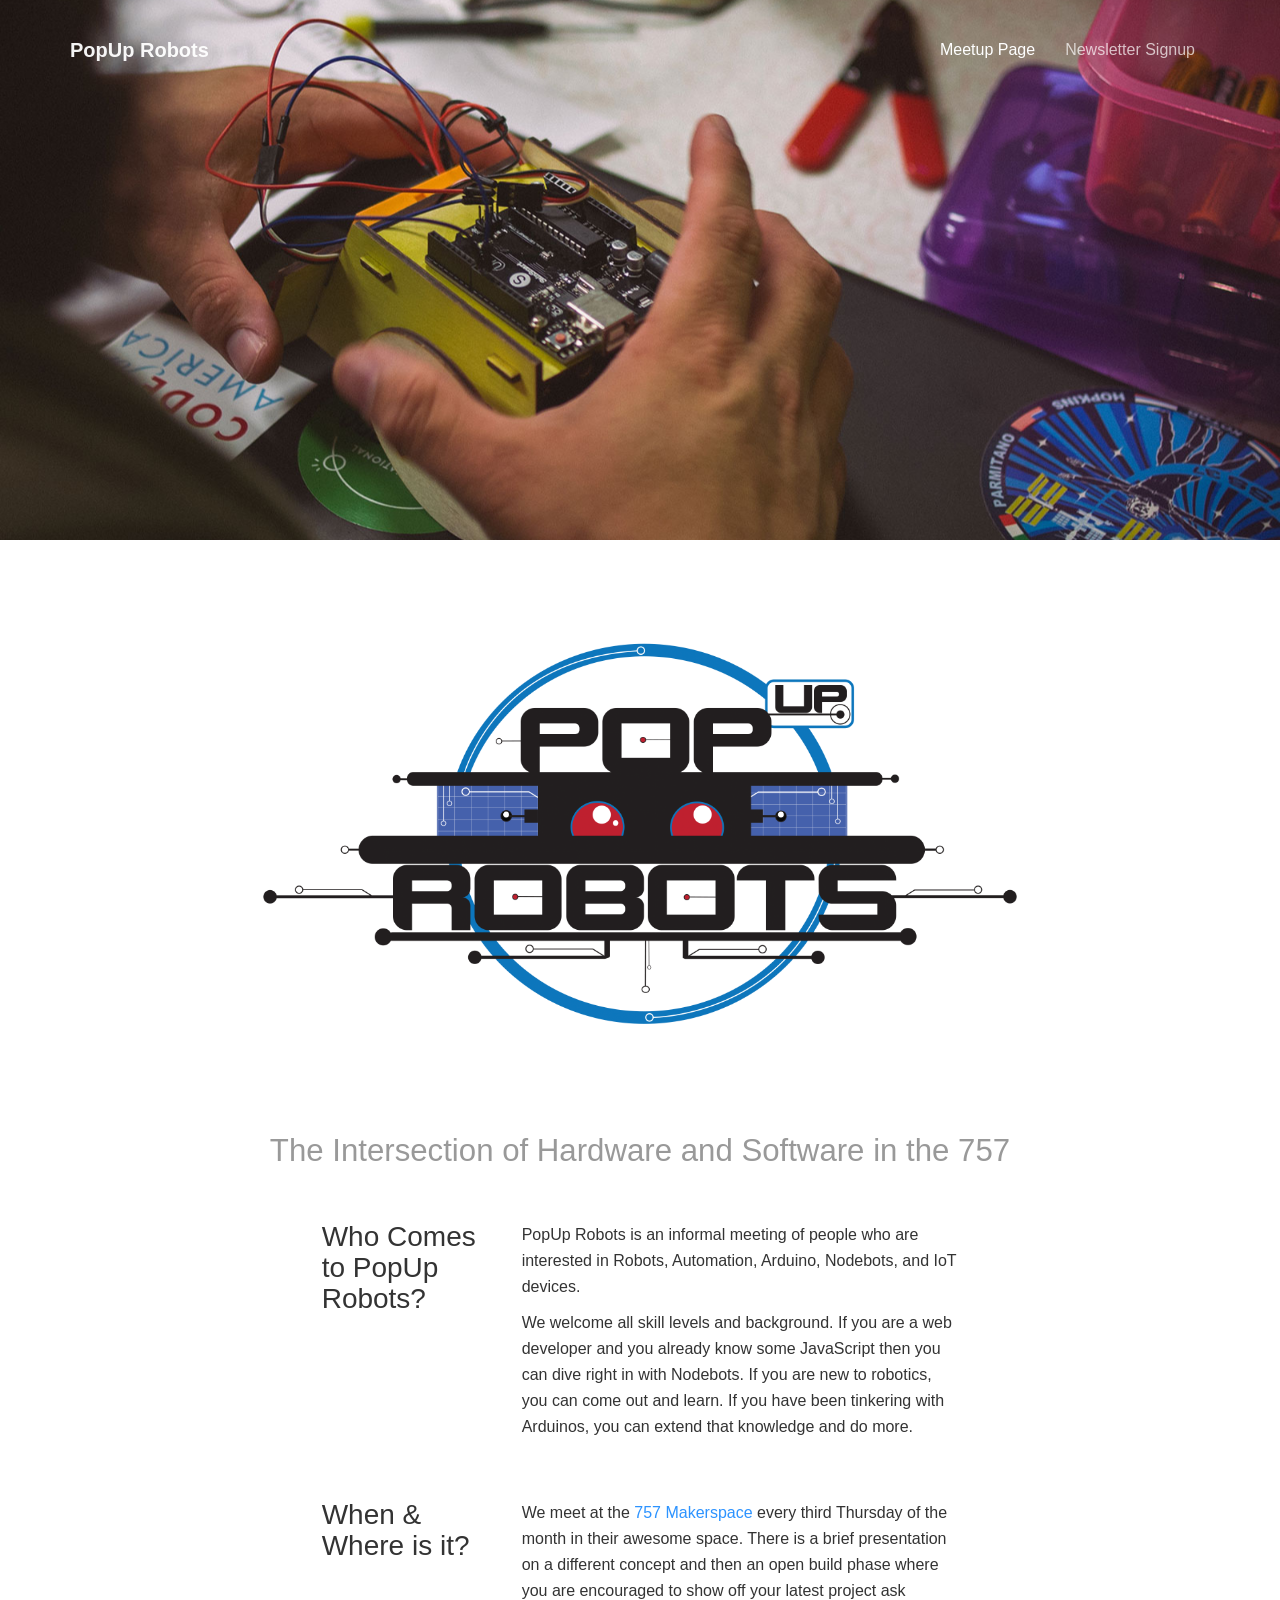
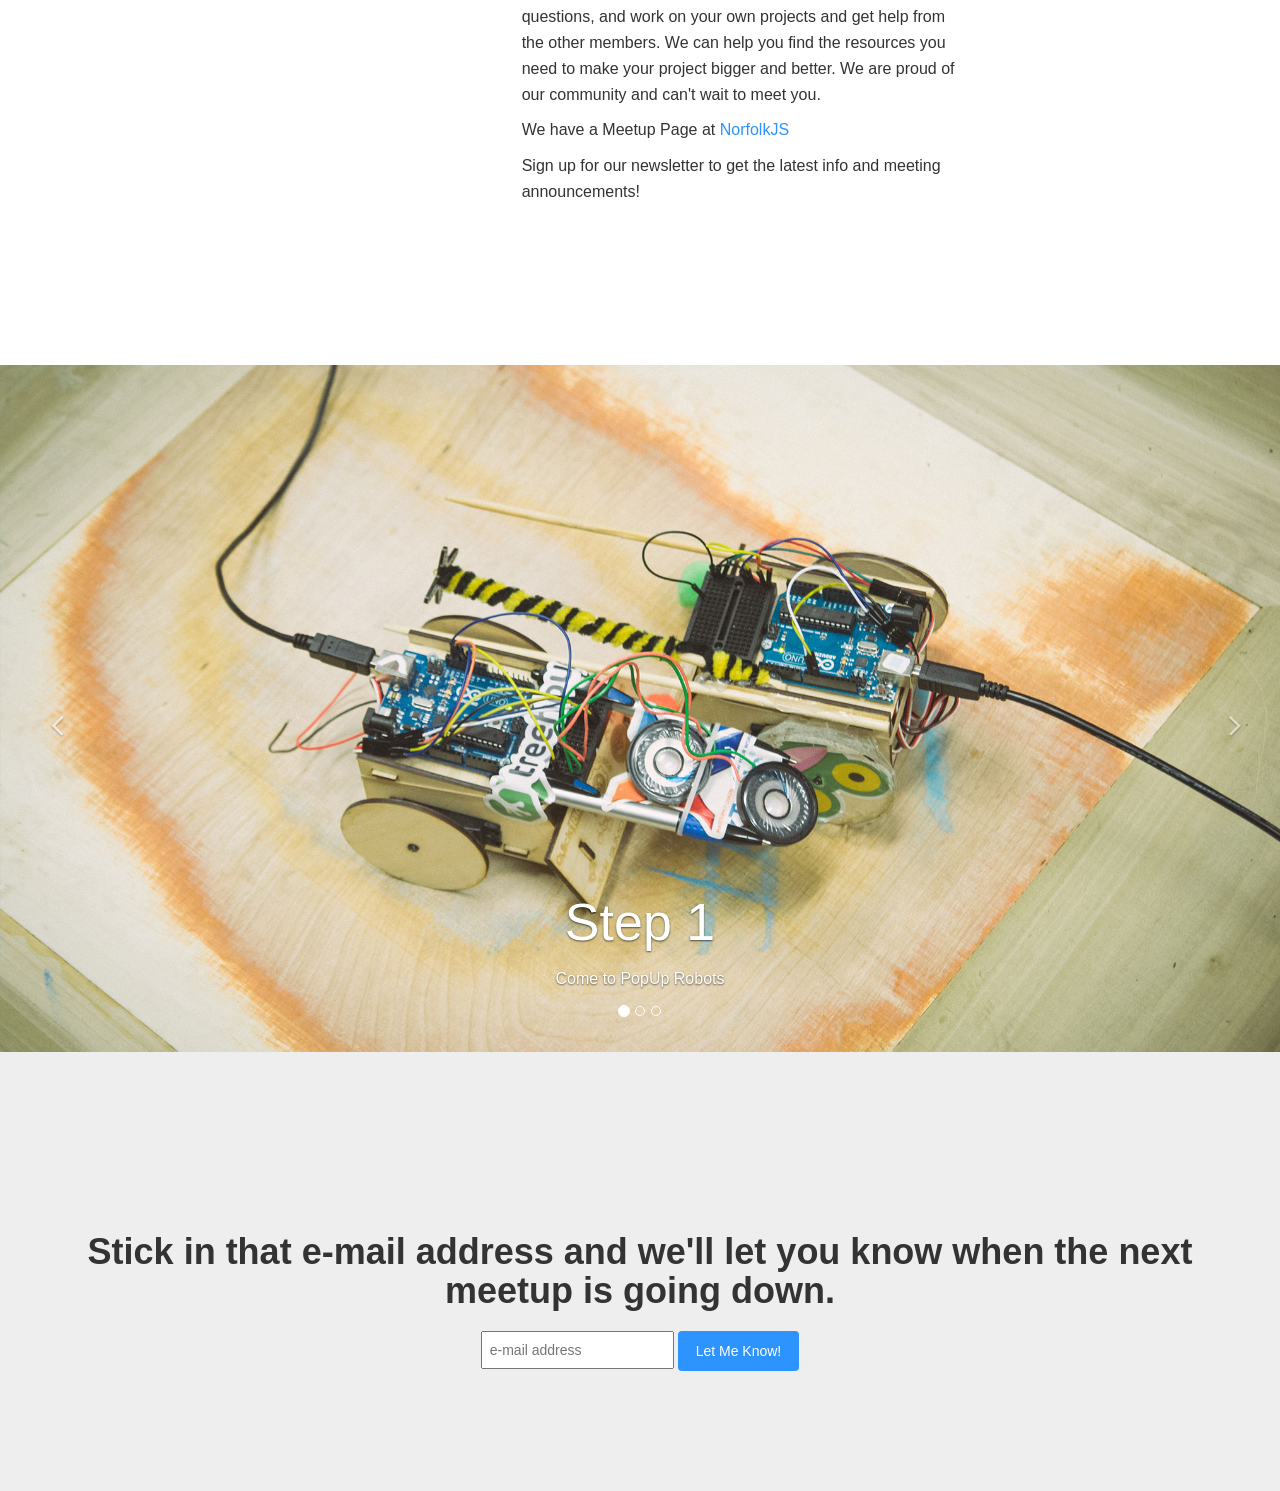
<file: index.html>
<!doctype html>
<html lang="en">
<head>
	<meta charset="utf-8" />
	<meta http-equiv="X-UA-Compatible" content="IE=edge,chrome=1" />
	<meta name="viewport" content="width=device-width, initial-scale=1, maximum-scale=1">
    <title>PopUp Robots - Norfolk Robotics Meet-up</title>
    
    <!--<link href="http://cdn-images.mailchimp.com/embedcode/slim-081711.css" rel="stylesheet" type="text/css">-->
    <link href="bootstrap3/css/bootstrap.css" rel="stylesheet" />
	  <link href="assets/css/get-shit-done.css" rel="stylesheet" />  
    <link href="assets/css/main.css" rel="stylesheet" /> 
    
    <!--     Font Awesome     -->
    <link href="bootstrap3/css/font-awesome.css" rel="stylesheet">
    <link href='//fonts.googleapis.com/css?family=Grand+Hotel' rel='stylesheet' type='text/css'>
    
    <!--<script>
      (function(i,s,o,g,r,a,m){i['GoogleAnalyticsObject']=r;i[r]=i[r]||function(){
      (i[r].q=i[r].q||[]).push(arguments)},i[r].l=1*new Date();a=s.createElement(o),
      m=s.getElementsByTagName(o)[0];a.async=1;a.src=g;m.parentNode.insertBefore(a,m)
      })(window,document,'script','//www.google-analytics.com/analytics.js','ga');

      ga('create', 'UA-53526020-1', 'auto');
      ga('send', 'pageview');

    </script>-->
  
</head>
<body>
    
<div id="navbar-full">
    <div id="navbar">
    <!--    
        navbar-default can be changed with navbar-ct-blue navbar-ct-azzure navbar-ct-red navbar-ct-green navbar-ct-orange  
        -->
        <nav class="navbar navbar-default navbar-transparent navbar-fixed-top" role="navigation">
          <div class="alert alert-success hidden">
            <div class="container">
                <b>Lorem ipsum</b> dolor sit amet, consectetuer adipiscing elit, sed diam nonummy nibh euismod tincidunt ut laoreet dolore magna aliquam erat volutpat.
            </div>
          </div>
          
          <div class="container">
            <!-- Brand and toggle get grouped for better mobile display -->
            <div class="navbar-header">
              <button type="button" class="navbar-toggle" data-toggle="collapse" data-target="#bs-example-navbar-collapse-1">
                <span class="sr-only">Toggle navigation</span>
                <span class="icon-bar"></span>
                <span class="icon-bar"></span>
                <span class="icon-bar"></span>
              </button>
              <a class="navbar-brand" href="#">PopUp Robots</a>
              
                
                  
                
            </div>
        
            <!-- Collect the nav links, forms, and other content for toggling -->
            <div class="collapse navbar-collapse" id="bs-example-navbar-collapse-1">
              <ul class="nav navbar-nav navbar-right">
                <li class="active"><a href="http://www.meetup.com/NorfolkJS/">Meetup Page</a></li>
                <li><a href="#mc_embed_signup">Newsletter Signup</a></li>
                <!--<li class="dropdown">
                      <a href="#" class="dropdown-toggle" data-toggle="dropdown">Dropdown <b class="caret"></b></a>
                      <ul class="dropdown-menu">
                        <li><a href="#">Action</a></li>
                        <li><a href="#">Another action</a></li>
                        <li><a href="#">Something</a></li>
                        <li><a href="#">Another action</a></li>
                        <li><a href="#">Something</a></li>
                        <li class="divider"></li>
                        <li><a href="#">Separated link</a></li>
                      </ul>
                </li>-->
              </ul>
            </div><!-- /.navbar-collapse -->
          </div><!-- /.container-fluid -->
        </nav>
         <div class="blurred-container">
            <div class="img-src" style="background-image: url('assets/img/bg_main.jpg')"></div>
        </div>
    </div><!--  end navbar -->

</div> <!-- end menu-dropdown -->

<div class="main">
    <div class="container tim-container" style="max-width:800px; padding-top:100px">
      <img src='assets/img/pur.png' class="img-responsive">
       <h1 class="text-center"><br><small>The Intersection of Hardware and Software in the 757</small></h1>
       
         <div class="row tim-row">
        <div class="col-md-3 col-md-offset-1">
            <h3>Who Comes to PopUp Robots?</h3>
        </div>
        <div class="col-md-7">
            <p>
            PopUp Robots is an informal meeting of people who are interested in Robots, Automation, Arduino, Nodebots, and IoT devices. 
            </p>
            <p>
            We welcome all skill levels and background. If you are a web developer and you already know some JavaScript then you can dive right in with Nodebots. If you are new to robotics, you can come out and learn. If you have been tinkering with Arduinos, you can extend that knowledge and do more.
            </p>
            
        </div>
        <div class="col-md-4">
        
        </div>
    </div>
    <!--     end row -->

    <div class="row tim-row">
        <div class="col-md-3 col-md-offset-1">
            <h3>When & Where is it?</h3>
        </div>
        <div class="col-md-7"> 
        <p>
        We meet at the <a href="http://www.757makerspace.com">757 Makerspace</a> every third Thursday of the month in their awesome space. There is a brief presentation on a different concept and then an open build phase where you are encouraged to show off your latest project ask questions, and work on your own projects and get help from the other members. We can help you find the resources you need to make your project bigger and better. We are proud of our community and can't wait to meet you. 
        </p>
        <p>
        We have a Meetup Page at <a href="http://www.meetup.com/NorfolkJS/">NorfolkJS</a>
        </p>
        <p>
        Sign up for our newsletter to get the latest info and meeting announcements!
        </p>
        
        </div>
    </div>
    <!--     end row -->
         
       
             
    </div>
    <div class="space"></div>
<!-- end main -->

    <div id="carousel">
    <!--    
            IMPORTANT - This carousel can have a special class for a smooth transition "gsdk-transition". Since javascript cannot be overwritten, if you want to use it, you can use the bootstrap.js or bootstrap.min.js from the GSDKit or you can open your bootstrap.js file, search for "emulateTransitionEnd(600)" and change it with "emulateTransitionEnd(1200)"     
            
    -->
    <div id="carousel-example-generic" class="carousel slide gsdk-transition" data-ride="carousel">
      <!-- Indicators -->
      <ol class="carousel-indicators">
        <li data-target="#carousel-example-generic" data-slide-to="0" class="active"></li>
        <li data-target="#carousel-example-generic" data-slide-to="1"></li>
        <li data-target="#carousel-example-generic" data-slide-to="2"></li>
      </ol>
    
      <!-- Wrapper for slides -->
      <div class="carousel-inner">
        <div class="item active">
          <img src="assets/img/carousel_1.jpg" alt="Awesome Image">
          <div class="carousel-caption">
              <h1>Step 1</h1>
              <p>Come to PopUp Robots</p>
          </div>
        </div>
        <div class="item">
          <img src="assets/img/carousel_3.jpg" alt="Awesome Image">
          <div class="carousel-caption">
              <h1>Step 2</h1>
              <p>Build Awesome Robots</p>
          </div>
        </div>
        <div class="item">
          <img src="assets/img/carousel_2.jpg" alt="Awesome Image">
          <div class="carousel-caption">
              <h1>Step 3</h1>
              <p>Sign Up For The Newsletter</p>
          </div>
        </div>
      </div>
    
      <!-- Controls -->
      <a class="left carousel-control" href="#carousel-example-generic" data-slide="prev">
        <span class="fa fa-angle-left"></span>
      </a>
      <a class="right carousel-control" href="#carousel-example-generic" data-slide="next">
        <span class="fa fa-angle-right"></span>
      </a>
    </div>
</div> <!-- end carousel -->

<div class="main" style="background-color: #EEE">
    <div class="container">  
        <div class="row tim-row">
        <div class="space-100"></div>
        
        <div id="mc_embed_signup" class="text-center">
            <form action="http://popuprobots.us8.list-manage.com/subscribe/post?u=3ff0f790f2f5b98002668ec19&amp;id=212d214771" method="post" id="mc-embedded-subscribe-form" name="mc-embedded-subscribe-form" class="validate form-inline" target="_blank" novalidate>
              <div class="form-group">
                <h2><label for="mce-EMAIL">Stick in that e-mail address and we'll let you know when the next meetup is going down.</label></h2>
                <input type="email" value="" name="EMAIL" class="email" id="mce-EMAIL" placeholder="e-mail address" style="padding: 7px; " required >
                <input type="submit" value="Let Me Know!" name="subscribe" id="mc-embedded-subscribe" class="btn btn-info btn-fill">
              <!-- real people should not fill this in and expect good things - do not remove this or risk form bot signups-->
              <div style="position: absolute; left: -5000px;"><input type="text" name="b_3ff0f790f2f5b98002668ec19_212d214771" tabindex="-1" value=""></div>
              </div>
            </form>
        </div>
        
        <div class="space-100"></div>
        </div>
    </div>
</div>
</div>
<!-- end main -->


    

</body>
    <script src="jquery/jquery-1.10.2.js" type="text/javascript"></script>
	<script src="assets/js/jquery-ui-1.10.4.custom.min.js" type="text/javascript"></script>

	<script src="bootstrap3/js/bootstrap.js" type="text/javascript"></script>
	<script src="assets/js/gsdk-checkbox.js"></script>
	<script src="assets/js/gsdk-radio.js"></script>
	<script src="assets/js/gsdk-bootstrapswitch.js"></script>
	<script src="assets/js/get-shit-done.js"></script>
	
    <script src="assets/js/custom.js"></script>
</html>
</file>
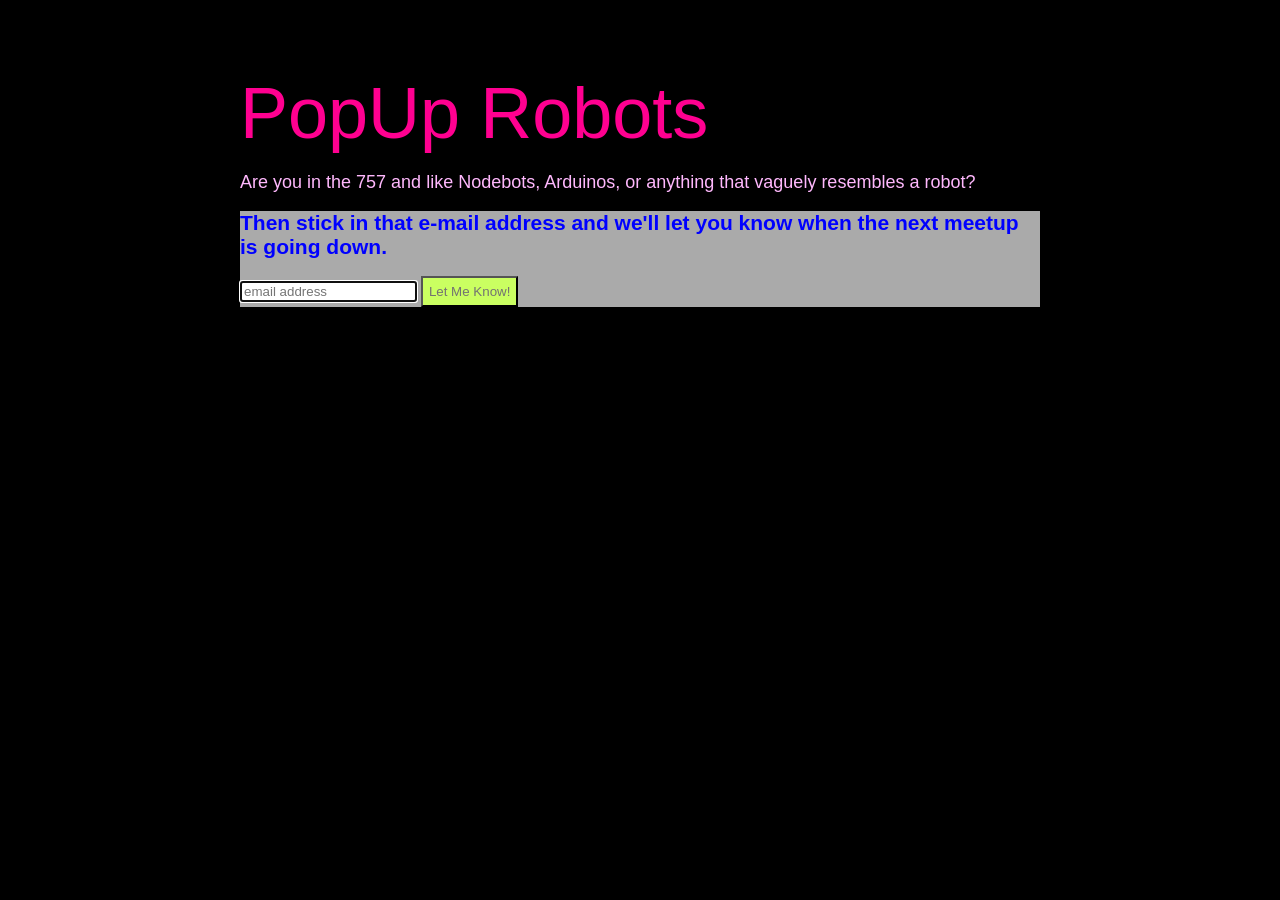
<file: index_old.html>
<!doctype html>
<html lang="en">
  <head>
    <meta charset="UTF-8">
    <title>A Robotics Meetup for the 757</title>
    <link href="http://cdn-images.mailchimp.com/embedcode/slim-081711.css" rel="stylesheet" type="text/css">
    <link rel="stylesheet" href="./css/master.css" media="screen"  charset="utf-8">
    <script>
      (function(i,s,o,g,r,a,m){i['GoogleAnalyticsObject']=r;i[r]=i[r]||function(){
      (i[r].q=i[r].q||[]).push(arguments)},i[r].l=1*new Date();a=s.createElement(o),
      m=s.getElementsByTagName(o)[0];a.async=1;a.src=g;m.parentNode.insertBefore(a,m)
      })(window,document,'script','//www.google-analytics.com/analytics.js','ga');

      ga('create', 'UA-53526020-1', 'auto');
      ga('send', 'pageview');

    </script>

  </head>
  <body>
    <main>
      <article>
        <section>
          <header>
            <h1>PopUp Robots</h1>
          </header>
          <p>Are you in the 757 and like Nodebots, Arduinos, or anything that vaguely resembles a robot?</p>
          <div id="mc_embed_signup">
            <form action="http://popuprobots.us8.list-manage.com/subscribe/post?u=3ff0f790f2f5b98002668ec19&amp;id=212d214771" method="post" id="mc-embedded-subscribe-form" name="mc-embedded-subscribe-form" class="validate" target="_blank" novalidate>
              <h2><label for="mce-EMAIL">Then stick in that e-mail address and we'll let you know when the next meetup is going down.</label></h2>
              <input type="email" value="" name="EMAIL" class="email" id="mce-EMAIL" placeholder="email address" required autofocus>
              <input type="submit" value="Let Me Know!" name="subscribe" id="mc-embedded-subscribe" class="button">
              <!-- real people should not fill this in and expect good things - do not remove this or risk form bot signups-->
              <div style="position: absolute; left: -5000px;"><input type="text" name="b_3ff0f790f2f5b98002668ec19_212d214771" tabindex="-1" value=""></div>
            </form>
          </div>
          <!--End mc_embed_signup-->
          <footer>
            <div>Published <time datetime="2014-8-21T23:15:00-0500" pubdate>August 21, 2014</time></div>
          </footer>
        </section>
      </article>
    </main>
  </body>
</html>
</file>
<file: assets/css/get-shit-done.css>
@import url("gsdk-base.css");
@import url("gsdk-checkbox-radio-switch.css");
@import url("gsdk-sliders.css");
</file>
<file: assets/css/main.css>
.tim-container{
    background: #ffffff;

}
.tim-row{
    margin-bottom: 20px;
}
.tim-title{
    margin-top: 30px;
    margin-bottom: 15px;
}
.tim-typo{
    padding-left: 25%;
    margin-bottom: 40px;
    position: relative;   
}
.tim-typo .tim-note{
    bottom: 10px;
    color: #c0c1c2;
    display: block;
    font-weight: 400;
    font-size: 13px;
    line-height: 13px;
    left: 0;
    margin-left: 20px;
    position: absolute;
    width: 260px;
}
.tim-row{
    margin-top: 50px;
}
.tim-row h3{
    margin-top: 0;
}
.switch{
    margin-right: 20px;
}
#navbar-full .navbar{
    border-radius: 0 !important;
    margin-bottom: 0;
    z-index: 2;
}
.navigation-example{
    margin-top: 0px;
}
.space{
    height: 130px;
    display: block;
}
.navigation-example .img-src{
    background-attachment: scroll; 
}
/*
.main{
    position: relative;
    z-index: 4;
}
*/
.main{
    background-color: #FFFFFF;
}
.navigation-example{
    height: 660px;
    background-image: url('../img/bg.jpg');
    background-position: center center;
    background-size: cover;
    position: relative;
}
#notifications{
    background-color: #FFFFFF;
    display: block;
    width: 100%;
    position: relative;
}
.tim-note{
    text-transform: capitalize;
}

.card{
    background-color: #FFFFFF;
    padding: 10px 0 20px;
    width: 100%;
}
.card h3{
    margin-bottom: 20px;
}
.card button{
    margin-top: 30px;
}
.subscribe-form{
    padding-top: 20px;
}
.subscribe-form .form-control{
    
}

.space-100{
    height: 100px;
    display: block;
    width: 100%;
}

.be-social{
    padding-bottom: 20px;
/*     border-bottom: 1px solid #aaa; */
    margin: 0 auto 40px;
}
.txt-white{
    color: #FFFFFF;
}
.txt-gray{
    color: #ddd !important;
}
.footer{
    background-color: #DDDDDD;
    background-image: url('../img/cover_4_blur.jpg');
    background-attachment: fixed;
    position: relative;
}
.footer .heart{
    color: #FF3B30;
}
.footer .overlayer{
    background-color: rgba(27, 27, 27, 0.7);
    position: relative;
}
.footer .credits {
   border-top: 1px solid #BBBBBB;
    margin-top: 85px;
    padding: 20px 0 15px;
    text-align: center;
    color: #EEE;
}
.footer .credits a{
    color: #FFFFFF;
}
.social-share{
    float: left;
    margin-right: 8px;
}
.social-share a{
    color: #FFFFFF;
}
#subscribe_email{
    border-radius: 0;
    border-left: 0;
    border-right: 0;
}
.pick-class-label{
    border-radius: 8px;
    color: #ffffff;
    cursor: pointer;
    display: inline;
    font-size: 75%;
    font-weight: bold;
    line-height: 1;
    margin-right: 10px;
    padding: 15px 23px;
    text-align: center;
    vertical-align: baseline;
    white-space: nowrap;
}

    .parallax-pro{
  width:100%;
/*   height:510px; */
  display: block;
  position: relative;
  overflow: hidden;
  background-color: #fff;
}
.parallax-pro:after{
    position: absolute;
    left: 0;
    top: 0;
    width: 100%;
    height: 100%;
    background-color: rgba(0,0,0,.3);
    display: block;
    content: "";
    z-index: 0;
}
.parallax-pro .container{
    padding-top: 20px;
    z-index: 1;
    position: relative;
}
.parallax-pro .hello a{
    color: #fff;
    text-decoration: none;
}
.parallax-pro .hello{
    font-size: 48px;
    font-weight: 300;
    position: relative;
    width: 430px;
    margin: 30px auto 50px;
}
.parallax-pro .label{
    font-size: 18px;
    position: absolute;
    text-transform: uppercase;
    background-color: #FF9500;
    color: #FFFFFF;
    display: block;
    width: 60px;
    right: -30px;
    top: 0;
    padding: 0;
    line-height: 30px;
    text-align: center;
    font-weight: 500;
    letter-spacing: 0;
    height: 30px;
}
.parallax-pro small{
    padding-top: 15px;
    font-size: 20px;
    display: block;
    color: #fff;
}
.parallax-pro ul{
     width: 280px;
    margin: 0 auto;
}
.parallax-pro li{
    padding: 9px 0;
    border-bottom: 1px solid #777;
}
.parallax-pro .actions{
    margin-top: 40px;
}
.parallax-pro .actions{
    margin-left: 10px;
}
.parallax-pro .motto{
    color: #FFFFFF;
    font-size: 64px;
    font-weight: 600;
    position: relative;
    text-align: center;
    text-shadow: 0 0 10px rgba(0, 0, 0, 0.27);
    text-transform: uppercase;
    z-index: 3;
    margin: 0 auto;
    top: 22%;
    width: 285px;
}
.parallax-pro .motto .pro{
    position: absolute;
    font-size: 18px;
    background-color: #FFFFFF;
    width: 70px;
    height: 70px;
    border-radius: 50%;
    text-align: center;
    line-height: 70px;
    color: #333333;
    text-shadow: 0 0 0;
}
.parallax-pro .motto .square{
       padding: 7px 14px;
    height: auto;
    width: auto;
    line-height: inherit;
    border-radius: 6px;
    bottom: 22px;
    right: -25px;
    color: #FFFFFF;
    background-color: #ff9500;
    font-weight: 300;
    background-color: #ff9500;
}
.parallax-pro > img{
    width: 100%;
    position: absolute;  
}

@media (max-width: 768px){
    .parallax-pro > img{
/*        height: 100%; */
       width: 150%;
    }
}
.social-share{
    margin-right: 0px;
    margin-top: 10px;
}
.footer h4{
    margin: 0px 0 20px;
}
.space-30{
    height: 30px;
    display: block;
}
.credits{
    display: block;
    margin: 15px 0;
    color: #ddd;
    opacity: .8;
}
.credits a{
    color: #FFFFFF;
}
.sharing-title{
    margin: 10px;
    line-height: 40px;
}
.social-line{
    padding: 5px 0;
}
.section-gray{
    padding: 10px 0;
    background-color: #EEE;
}
.section-gray h5{
    margin: 0;
    line-height: 40px;
}
</file>
<file: css/master.css>
body {
  background-color:#000;
  font:14px Helvetica,Arial,sans-serif;
  color:blue;
}

footer  {
  color:#000;
}

section {
  width:800px;
  margin:auto;
}

h1 {
  font: 72px Helvetica,Arial,sans-serif;
  color:#FF0090;
  margin-bottom:5px;

}

p {
  font: 18px Helvetica,Arial,sans-serif;
  color:#FFB8FD;
}
#mc_embed_signup label{
  padding-bottom:0;

}
#mc_embed_signup{
  background:#aaa;
  clear:left;
  font:14px Helvetica,Arial,sans-serif;

}
/* Add your own MailChimp form style overrides in your site stylesheet or in this style block.
   We recommend moving this block and the preceding CSS link to the HEAD of your HTML file. */

#mc-embedded-subscribe.button{
  background-color:#CAFF61;
  color:#737272;

}
#mc-embedded-subscribe.button:hover{
  background-color:#7BB507;
  color:#000;
}
#mc_embed_signup input.email{
  display:inline;
  margin:0;
}

#mc_embed_signup input.button{
  display:inline;
  height:31px;
}
</file>
